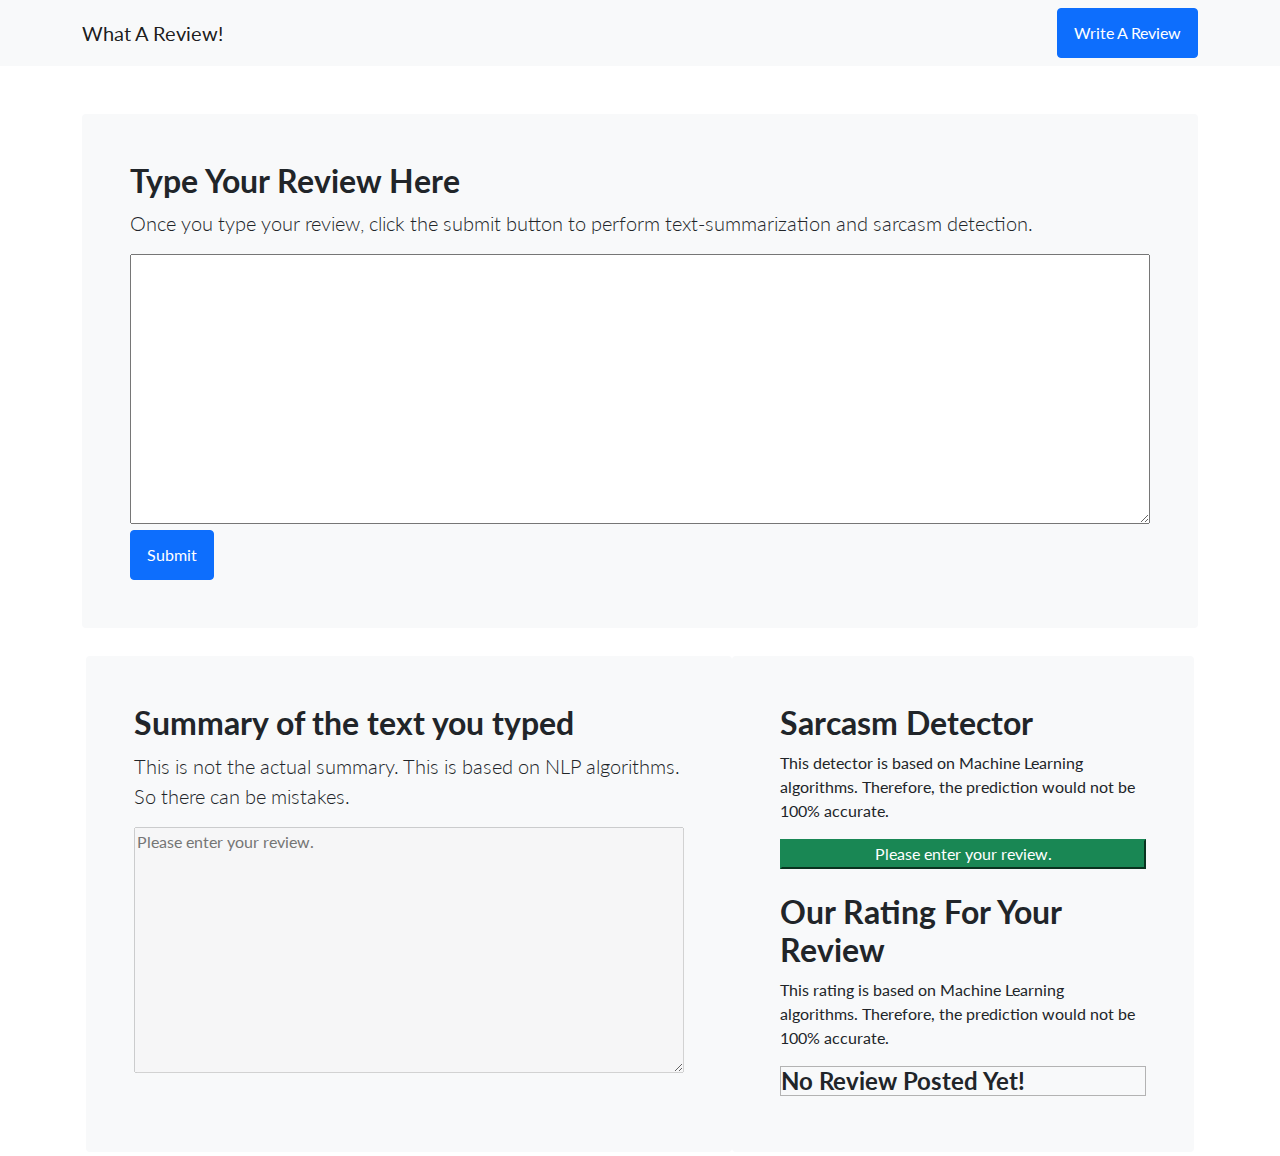
<file: index.html>
<!DOCTYPE html>
<html lang="en">

<head>
    <meta charset="utf-8" />
    <meta name="viewport" content="width=device-width, initial-scale=1, shrink-to-fit=no" />
    <meta name="description" content="" />
    <meta name="author" content="" />
    <title>What A Review</title>
    <!-- Favicon-->
    <link rel="icon" type="image/x-icon" href="assets/favicon.ico" />
    <!-- Bootstrap icons-->
    <link href="https://cdn.jsdelivr.net/npm/bootstrap-icons@1.5.0/font/bootstrap-icons.css" rel="stylesheet" type="text/css" />
    <!-- Google fonts-->
    <link href="https://fonts.googleapis.com/css?family=Lato:300,400,700,300italic,400italic,700italic" rel="stylesheet" type="text/css" />
    <!-- Core theme CSS (includes Bootstrap)-->
    <link href="css/styles.css" rel="stylesheet" />

    <!-- Bootstrap core CSS -->
    <link rel="canonical" href="https://getbootstrap.com/docs/5.1/examples/features/">

    <script src='https://code.jquery.com/jquery-3.1.1.min.js'></script>



</head>

<body>
    <!-- Navigation-->
    <nav class="navbar navbar-light bg-light static-top">
        <div class="container">
            <a class="navbar-brand" href="#!">What A Review!</a>
            <a class="btn btn-primary" href="#writeReview">Write A Review</a>
        </div>
    </nav>

    <main class="container" id="writeReview">
        <div class="bg-light p-5 mt-5 rounded">
            <h2>Type Your Review Here</h2>
            <p class="lead">Once you type your review, click the submit button to perform text-summarization and sarcasm detection.</p>
            <textarea name="message" id="message" style="width:100%" rows="11"></textarea>
            <button onclick="summarizeReview()" class="btn btn-primary">Submit</button>
        </div>
    </main>

    <main class="container">
        <div class="row m-1">
            <div class="bg-light p-5 mt-4 rounded col-md-7">
                <h2>Summary of the text you typed</h2>
                <p class="lead">This is not the actual summary. This is based on NLP algorithms. So there can be mistakes.</p>
                <textarea disabled id="summarizedReview" style="width:100%;" rows="10" placeholder="Please enter your review."></textarea>
            </div>
            <div class="bg-light p-5 mt-4 rounded col-md-5">
                <h2>Sarcasm Detector</h2>
                <p id="sarcasmDetectedTitle">This detector is based on Machine Learning algorithms. Therefore, the prediction would not be 100% accurate.</p>
                <button disabled class="btn-success" id="sarcasmDetectedButton" style="width:100%;height:auto">Please enter your review.</button>
                <br><br>
                <h2>Our Rating For Your Review</h2>
                <p>This rating is based on Machine Learning algorithms. Therefore, the prediction would not be 100% accurate.</p>
                <h4 id="ratingDetected" style="border: 1px rgb(179, 179, 179) solid;">No Review Posted Yet!</h4>
            </div>
        </div>
    </main>



    <script>
        async function summarizeReview() {
            let summarizedReview = await sendReviewToSummarize();
            var textSum = document.getElementById("message").value;
            if (summarizedReview.length == 0) {
                document.getElementById("summarizedReview").innerHTML = "Your review is too small to be summarized.";
            } else {
                document.getElementById("summarizedReview").innerHTML = summarizedReview;
            }

            console.log(summarizedReview)
            detectSarcasm();
            getRating();
        }


        async function sendReviewToSummarize() {
            var actualReview = document.getElementById("message").value;
            let url = 'http://127.0.0.1:8000/summarize/';
            try {
                let res = await fetch(url + actualReview);
                return await res.json();
            } catch (error) {
                console.log(error);
            }
        }


        //sarcasm detection
        async function sendReview() {
            var actualReview = document.getElementById("message").value;
            let url = 'http://127.0.0.1:8000/detectSarcasm/';
            try {
                let res = await fetch(url + actualReview);
                return await res.json();
            } catch (error) {
                console.log(error);
            }
        }

        async function detectSarcasm() {
            let sarcasmIdentifier = await sendReview();
            if (sarcasmIdentifier == "It's a sarcasm!") {
                $("#sarcasmDetectedButton").html("Sarcasm Detected");
                $("#sarcasmDetectedButton").removeClass('btn-success').addClass('btn-warning');
            } else {
                $("#sarcasmDetectedButton").html("Sarcasm Not Detected");
                $("#sarcasmDetectedButton").removeClass('btn-warning').addClass('btn-success');
            }
            console.log(sarcasmIdentifier)
        }


        //rating calculation
        async function sendReviewToGetRating() {
            var actualReview = document.getElementById("message").value;
            let url = 'http://127.0.0.1:8000/getRating/';
            try {
                let res = await fetch(url + actualReview);
                return await res.json();
            } catch (error) {
                console.log(error);
            }
        }

        async function getRating() {
            let ratingGenerated = await sendReviewToGetRating();
            console.log(ratingGenerated)
            document.getElementById("ratingDetected").innerHTML = ratingGenerated;
        }
    </script>
</body>

</html>
</file>
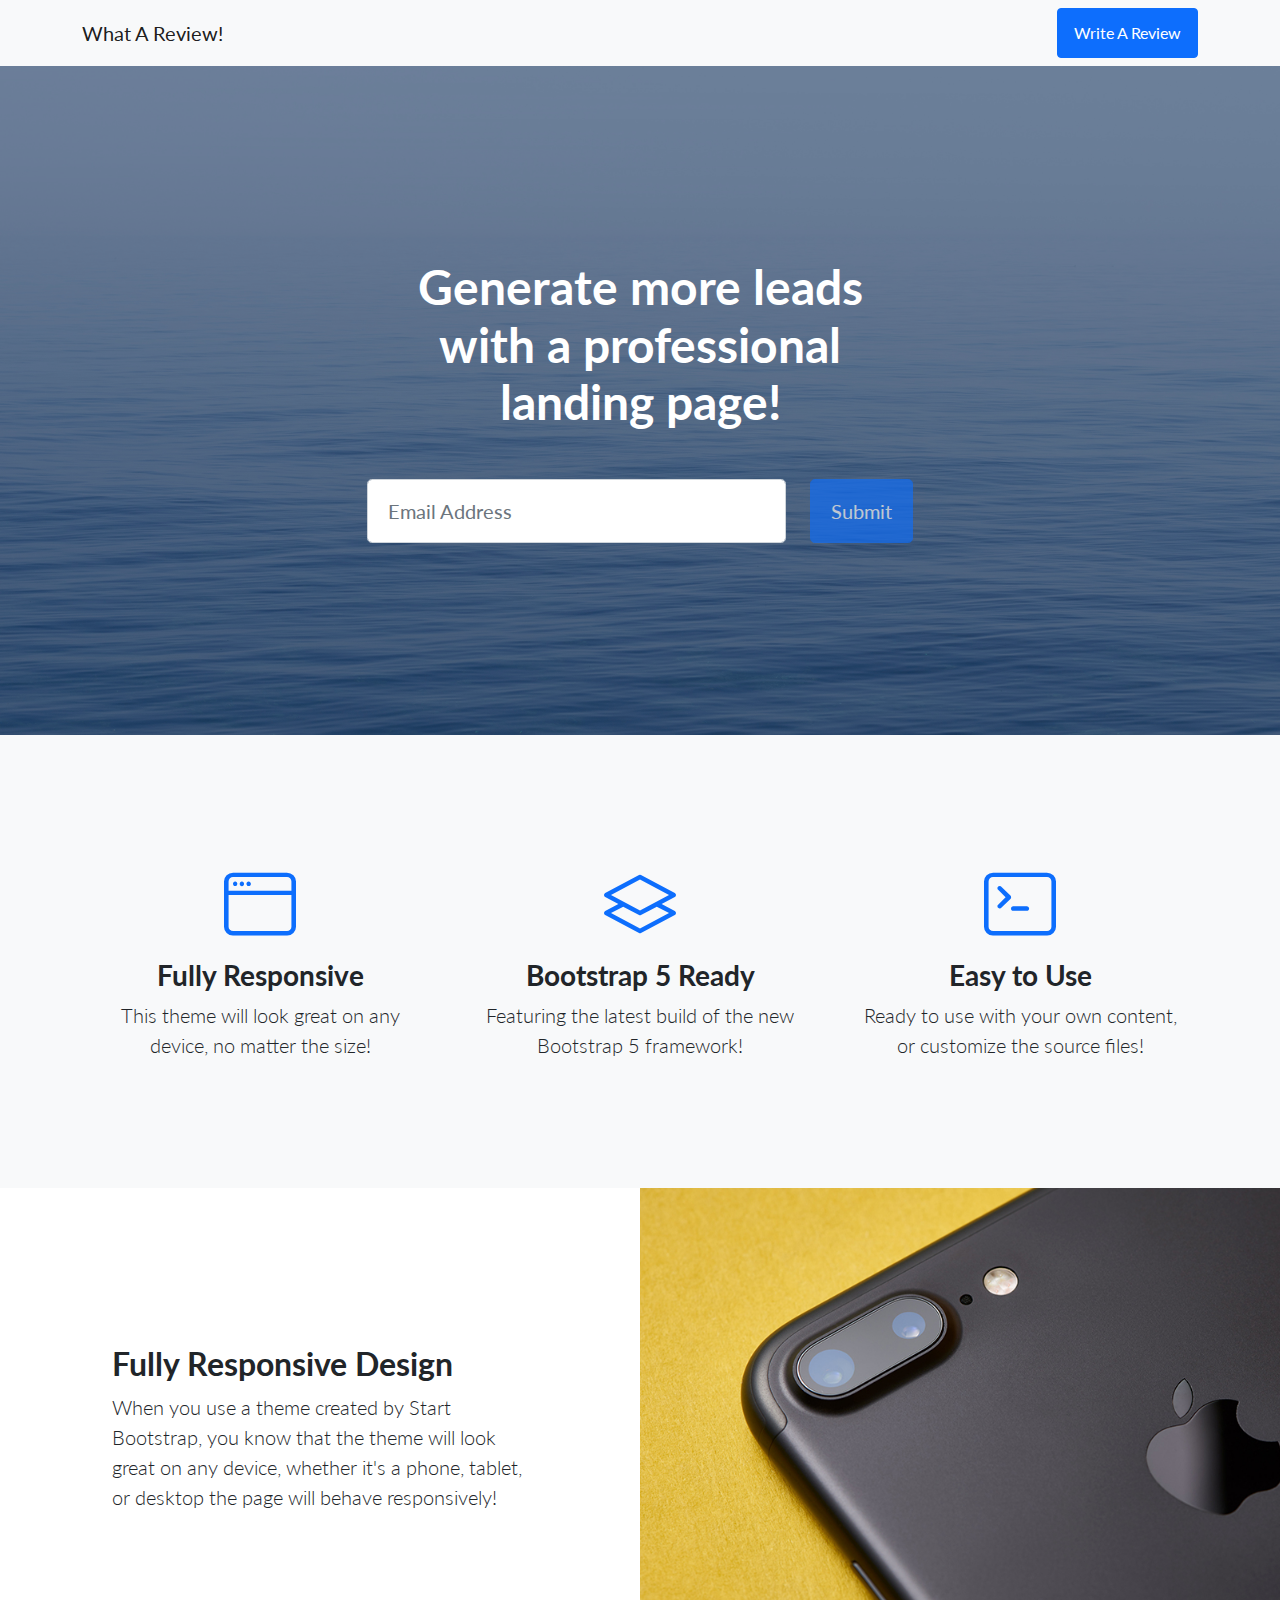
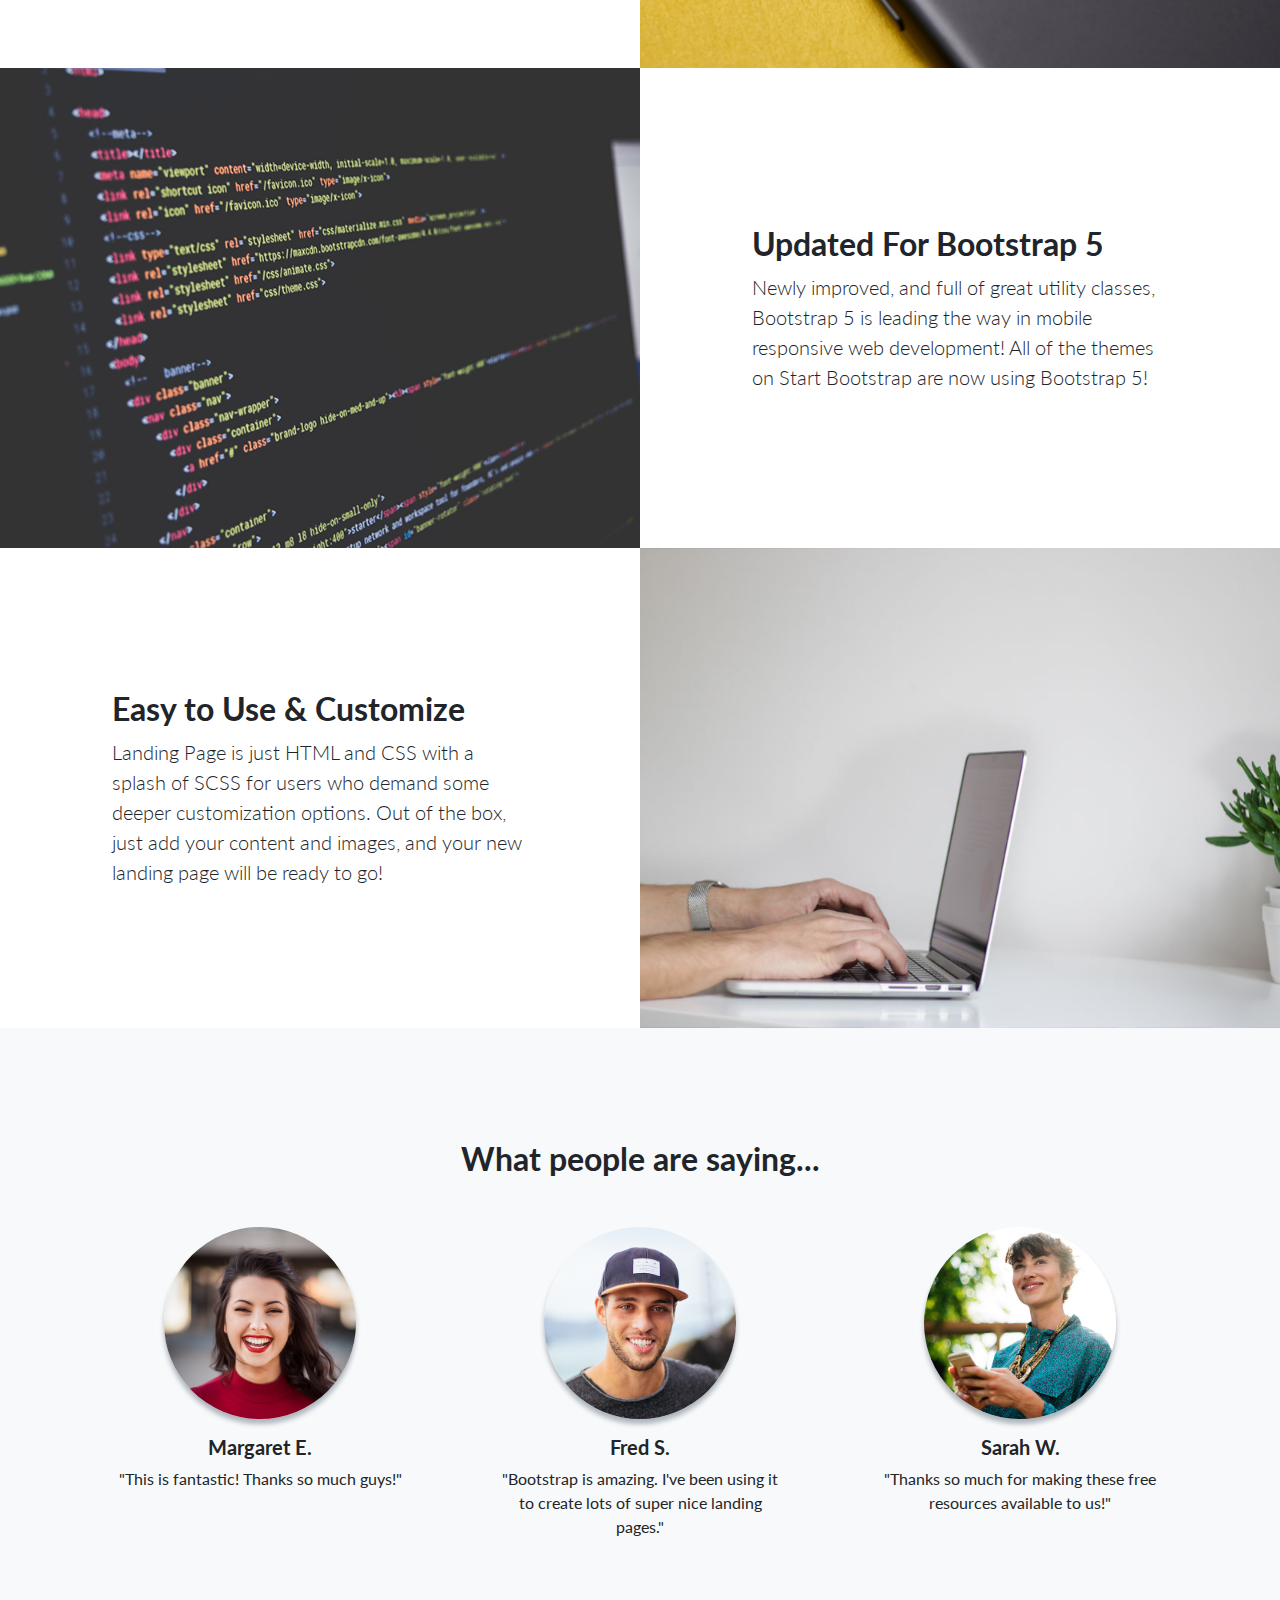
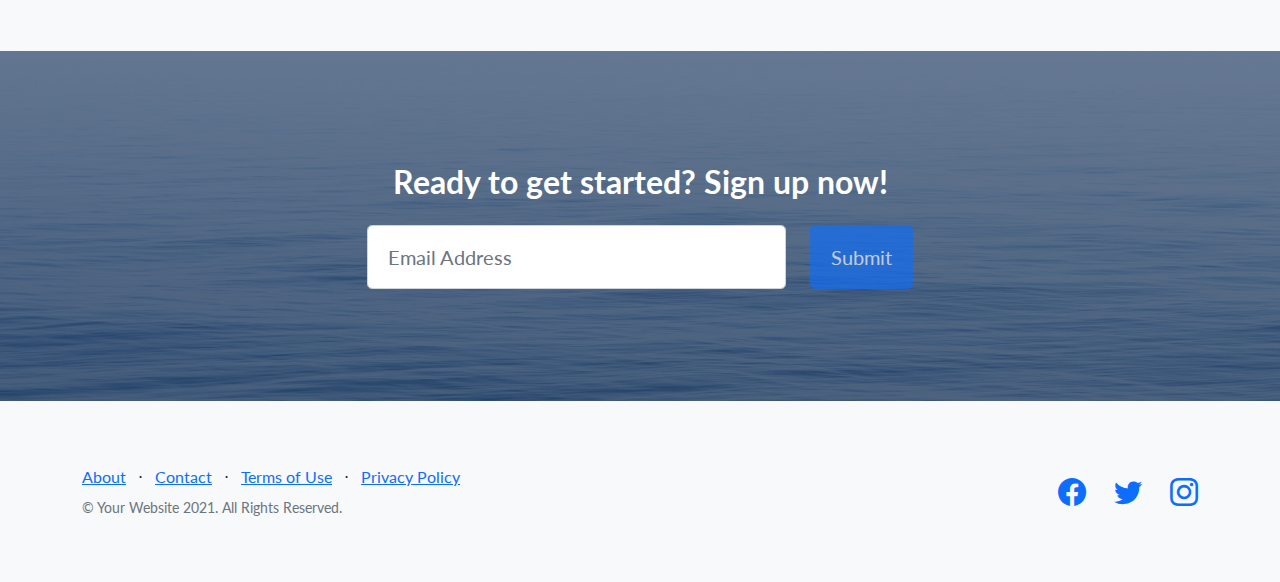
<file: more.html>
<!DOCTYPE html>
<html lang="en">

<head>
    <meta charset="utf-8" />
    <meta name="viewport" content="width=device-width, initial-scale=1, shrink-to-fit=no" />
    <meta name="description" content="" />
    <meta name="author" content="" />
    <title>Landing Page - Start Bootstrap Theme</title>
    <!-- Favicon-->
    <link rel="icon" type="image/x-icon" href="assets/favicon.ico" />
    <!-- Bootstrap icons-->
    <link href="https://cdn.jsdelivr.net/npm/bootstrap-icons@1.5.0/font/bootstrap-icons.css" rel="stylesheet" type="text/css" />
    <!-- Google fonts-->
    <link href="https://fonts.googleapis.com/css?family=Lato:300,400,700,300italic,400italic,700italic" rel="stylesheet" type="text/css" />
    <!-- Core theme CSS (includes Bootstrap)-->
    <link href="css/styles.css" rel="stylesheet" />
</head>

<body>
    <!-- Navigation-->
    <nav class="navbar navbar-light bg-light static-top">
        <div class="container">
            <a class="navbar-brand" href="#!">What A Review!</a>
            <a class="btn btn-primary" href="#signup">Write A Review</a>
        </div>
    </nav>
    <!-- Masthead-->
    <header class="masthead">
        <div class="container position-relative">
            <div class="row justify-content-center">
                <div class="col-xl-6">
                    <div class="text-center text-white">
                        <!-- Page heading-->
                        <h1 class="mb-5">Generate more leads with a professional landing page!</h1>
                        <!-- Signup form-->
                        <!-- * * * * * * * * * * * * * * *-->
                        <!-- * * SB Forms Contact Form * *-->
                        <!-- * * * * * * * * * * * * * * *-->
                        <!-- This form is pre-integrated with SB Forms.-->
                        <!-- To make this form functional, sign up at-->
                        <!-- https://startbootstrap.com/solution/contact-forms-->
                        <!-- to get an API token!-->
                        <form class="form-subscribe" id="contactForm" data-sb-form-api-token="API_TOKEN">
                            <!-- Email address input-->
                            <div class="row">
                                <div class="col">
                                    <input class="form-control form-control-lg" id="emailAddress" type="email" placeholder="Email Address" data-sb-validations="required,email" />
                                    <div class="invalid-feedback text-white" data-sb-feedback="emailAddress:required">Email Address is required.</div>
                                    <div class="invalid-feedback text-white" data-sb-feedback="emailAddress:email">Email Address Email is not valid.</div>
                                </div>
                                <div class="col-auto"><button class="btn btn-primary btn-lg disabled" id="submitButton" type="submit">Submit</button></div>
                            </div>
                            <!-- Submit success message-->
                            <!---->
                            <!-- This is what your users will see when the form-->
                            <!-- has successfully submitted-->
                            <div class="d-none" id="submitSuccessMessage">
                                <div class="text-center mb-3">
                                    <div class="fw-bolder">Form submission successful!</div>
                                    <p>To activate this form, sign up at</p>
                                    <a class="text-white" href="https://startbootstrap.com/solution/contact-forms">https://startbootstrap.com/solution/contact-forms</a>
                                </div>
                            </div>
                            <!-- Submit error message-->
                            <!---->
                            <!-- This is what your users will see when there is-->
                            <!-- an error submitting the form-->
                            <div class="d-none" id="submitErrorMessage">
                                <div class="text-center text-danger mb-3">Error sending message!</div>
                            </div>
                        </form>
                    </div>
                </div>
            </div>
        </div>
    </header>
    <!-- Icons Grid-->
    <section class="features-icons bg-light text-center">
        <div class="container">
            <div class="row">
                <div class="col-lg-4">
                    <div class="features-icons-item mx-auto mb-5 mb-lg-0 mb-lg-3">
                        <div class="features-icons-icon d-flex"><i class="bi-window m-auto text-primary"></i></div>
                        <h3>Fully Responsive</h3>
                        <p class="lead mb-0">This theme will look great on any device, no matter the size!</p>
                    </div>
                </div>
                <div class="col-lg-4">
                    <div class="features-icons-item mx-auto mb-5 mb-lg-0 mb-lg-3">
                        <div class="features-icons-icon d-flex"><i class="bi-layers m-auto text-primary"></i></div>
                        <h3>Bootstrap 5 Ready</h3>
                        <p class="lead mb-0">Featuring the latest build of the new Bootstrap 5 framework!</p>
                    </div>
                </div>
                <div class="col-lg-4">
                    <div class="features-icons-item mx-auto mb-0 mb-lg-3">
                        <div class="features-icons-icon d-flex"><i class="bi-terminal m-auto text-primary"></i></div>
                        <h3>Easy to Use</h3>
                        <p class="lead mb-0">Ready to use with your own content, or customize the source files!</p>
                    </div>
                </div>
            </div>
        </div>
    </section>
    <!-- Image Showcases-->
    <section class="showcase">
        <div class="container-fluid p-0">
            <div class="row g-0">
                <div class="col-lg-6 order-lg-2 text-white showcase-img" style="background-image: url('assets/img/bg-showcase-1.jpg')"></div>
                <div class="col-lg-6 order-lg-1 my-auto showcase-text">
                    <h2>Fully Responsive Design</h2>
                    <p class="lead mb-0">When you use a theme created by Start Bootstrap, you know that the theme will look great on any device, whether it's a phone, tablet, or desktop the page will behave responsively!</p>
                </div>
            </div>
            <div class="row g-0">
                <div class="col-lg-6 text-white showcase-img" style="background-image: url('assets/img/bg-showcase-2.jpg')"></div>
                <div class="col-lg-6 my-auto showcase-text">
                    <h2>Updated For Bootstrap 5</h2>
                    <p class="lead mb-0">Newly improved, and full of great utility classes, Bootstrap 5 is leading the way in mobile responsive web development! All of the themes on Start Bootstrap are now using Bootstrap 5!</p>
                </div>
            </div>
            <div class="row g-0">
                <div class="col-lg-6 order-lg-2 text-white showcase-img" style="background-image: url('assets/img/bg-showcase-3.jpg')"></div>
                <div class="col-lg-6 order-lg-1 my-auto showcase-text">
                    <h2>Easy to Use & Customize</h2>
                    <p class="lead mb-0">Landing Page is just HTML and CSS with a splash of SCSS for users who demand some deeper customization options. Out of the box, just add your content and images, and your new landing page will be ready to go!</p>
                </div>
            </div>
        </div>
    </section>
    <!-- Testimonials-->
    <section class="testimonials text-center bg-light">
        <div class="container">
            <h2 class="mb-5">What people are saying...</h2>
            <div class="row">
                <div class="col-lg-4">
                    <div class="testimonial-item mx-auto mb-5 mb-lg-0">
                        <img class="img-fluid rounded-circle mb-3" src="assets/img/testimonials-1.jpg" alt="..." />
                        <h5>Margaret E.</h5>
                        <p class="font-weight-light mb-0">"This is fantastic! Thanks so much guys!"</p>
                    </div>
                </div>
                <div class="col-lg-4">
                    <div class="testimonial-item mx-auto mb-5 mb-lg-0">
                        <img class="img-fluid rounded-circle mb-3" src="assets/img/testimonials-2.jpg" alt="..." />
                        <h5>Fred S.</h5>
                        <p class="font-weight-light mb-0">"Bootstrap is amazing. I've been using it to create lots of super nice landing pages."</p>
                    </div>
                </div>
                <div class="col-lg-4">
                    <div class="testimonial-item mx-auto mb-5 mb-lg-0">
                        <img class="img-fluid rounded-circle mb-3" src="assets/img/testimonials-3.jpg" alt="..." />
                        <h5>Sarah W.</h5>
                        <p class="font-weight-light mb-0">"Thanks so much for making these free resources available to us!"</p>
                    </div>
                </div>
            </div>
        </div>
    </section>
    <!-- Call to Action-->
    <section class="call-to-action text-white text-center" id="signup">
        <div class="container position-relative">
            <div class="row justify-content-center">
                <div class="col-xl-6">
                    <h2 class="mb-4">Ready to get started? Sign up now!</h2>
                    <!-- Signup form-->
                    <!-- * * * * * * * * * * * * * * *-->
                    <!-- * * SB Forms Contact Form * *-->
                    <!-- * * * * * * * * * * * * * * *-->
                    <!-- This form is pre-integrated with SB Forms.-->
                    <!-- To make this form functional, sign up at-->
                    <!-- https://startbootstrap.com/solution/contact-forms-->
                    <!-- to get an API token!-->
                    <form class="form-subscribe" id="contactFormFooter" data-sb-form-api-token="API_TOKEN">
                        <!-- Email address input-->
                        <div class="row">
                            <div class="col">
                                <input class="form-control form-control-lg" id="emailAddressBelow" type="email" placeholder="Email Address" data-sb-validations="required,email" />
                                <div class="invalid-feedback text-white" data-sb-feedback="emailAddressBelow:required">Email Address is required.</div>
                                <div class="invalid-feedback text-white" data-sb-feedback="emailAddressBelow:email">Email Address Email is not valid.</div>
                            </div>
                            <div class="col-auto"><button class="btn btn-primary btn-lg disabled" id="submitButton" type="submit">Submit</button></div>
                        </div>
                        <!-- Submit success message-->
                        <!---->
                        <!-- This is what your users will see when the form-->
                        <!-- has successfully submitted-->
                        <div class="d-none" id="submitSuccessMessage">
                            <div class="text-center mb-3">
                                <div class="fw-bolder">Form submission successful!</div>
                                <p>To activate this form, sign up at</p>
                                <a class="text-white" href="https://startbootstrap.com/solution/contact-forms">https://startbootstrap.com/solution/contact-forms</a>
                            </div>
                        </div>
                        <!-- Submit error message-->
                        <!---->
                        <!-- This is what your users will see when there is-->
                        <!-- an error submitting the form-->
                        <div class="d-none" id="submitErrorMessage">
                            <div class="text-center text-danger mb-3">Error sending message!</div>
                        </div>
                    </form>
                </div>
            </div>
        </div>
    </section>
    <!-- Footer-->
    <footer class="footer bg-light">
        <div class="container">
            <div class="row">
                <div class="col-lg-6 h-100 text-center text-lg-start my-auto">
                    <ul class="list-inline mb-2">
                        <li class="list-inline-item"><a href="#!">About</a></li>
                        <li class="list-inline-item">⋅</li>
                        <li class="list-inline-item"><a href="#!">Contact</a></li>
                        <li class="list-inline-item">⋅</li>
                        <li class="list-inline-item"><a href="#!">Terms of Use</a></li>
                        <li class="list-inline-item">⋅</li>
                        <li class="list-inline-item"><a href="#!">Privacy Policy</a></li>
                    </ul>
                    <p class="text-muted small mb-4 mb-lg-0">&copy; Your Website 2021. All Rights Reserved.</p>
                </div>
                <div class="col-lg-6 h-100 text-center text-lg-end my-auto">
                    <ul class="list-inline mb-0">
                        <li class="list-inline-item me-4">
                            <a href="#!"><i class="bi-facebook fs-3"></i></a>
                        </li>
                        <li class="list-inline-item me-4">
                            <a href="#!"><i class="bi-twitter fs-3"></i></a>
                        </li>
                        <li class="list-inline-item">
                            <a href="#!"><i class="bi-instagram fs-3"></i></a>
                        </li>
                    </ul>
                </div>
            </div>
        </div>
    </footer>
    <!-- Bootstrap core JS-->
    <script src="https://cdn.jsdelivr.net/npm/bootstrap@5.1.3/dist/js/bootstrap.bundle.min.js"></script>
    <!-- Core theme JS-->
    <script src="js/scripts.js"></script>
    <!-- * * * * * * * * * * * * * * * * * * * * * * * * * * * * * * * * * * * * * * * *-->
    <!-- * *                               SB Forms JS                               * *-->
    <!-- * * Activate your form at https://startbootstrap.com/solution/contact-forms * *-->
    <!-- * * * * * * * * * * * * * * * * * * * * * * * * * * * * * * * * * * * * * * * *-->
    <script src="https://cdn.startbootstrap.com/sb-forms-latest.js"></script>
</body>

</html>
</file>
